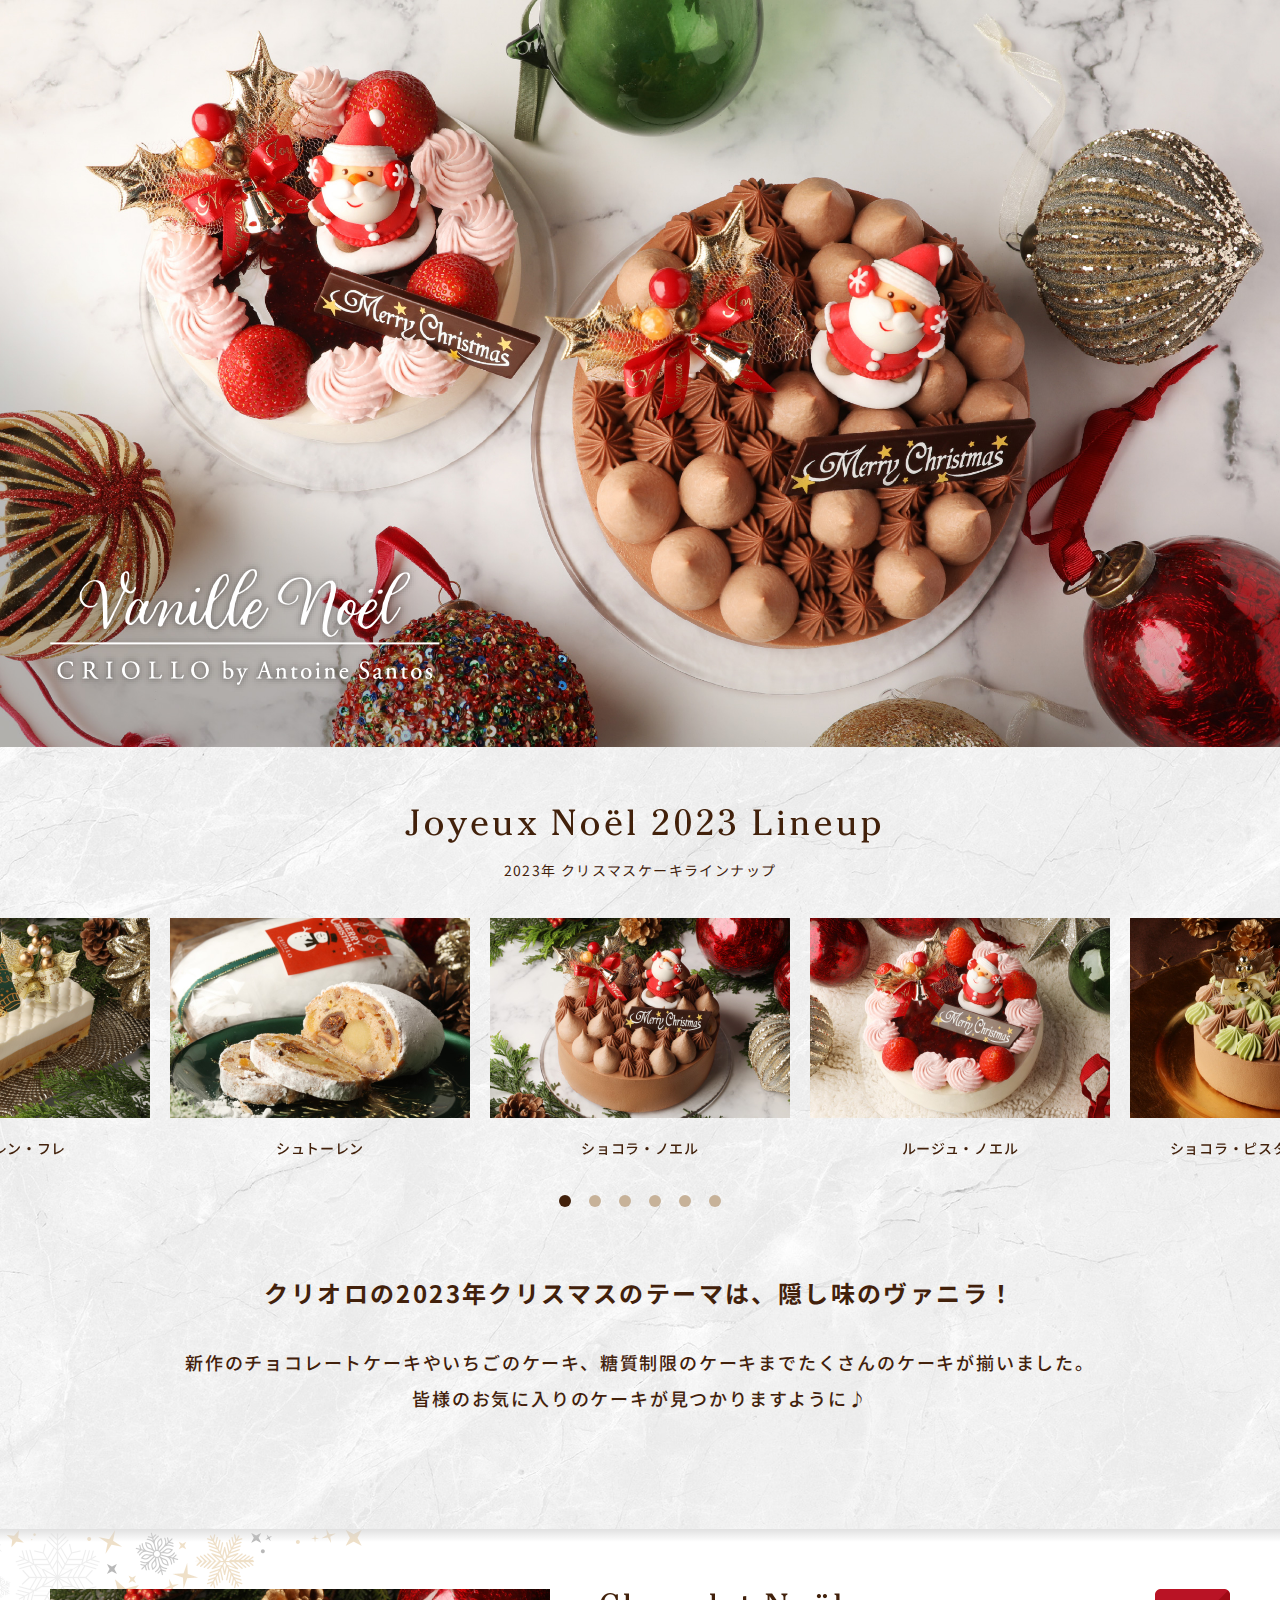
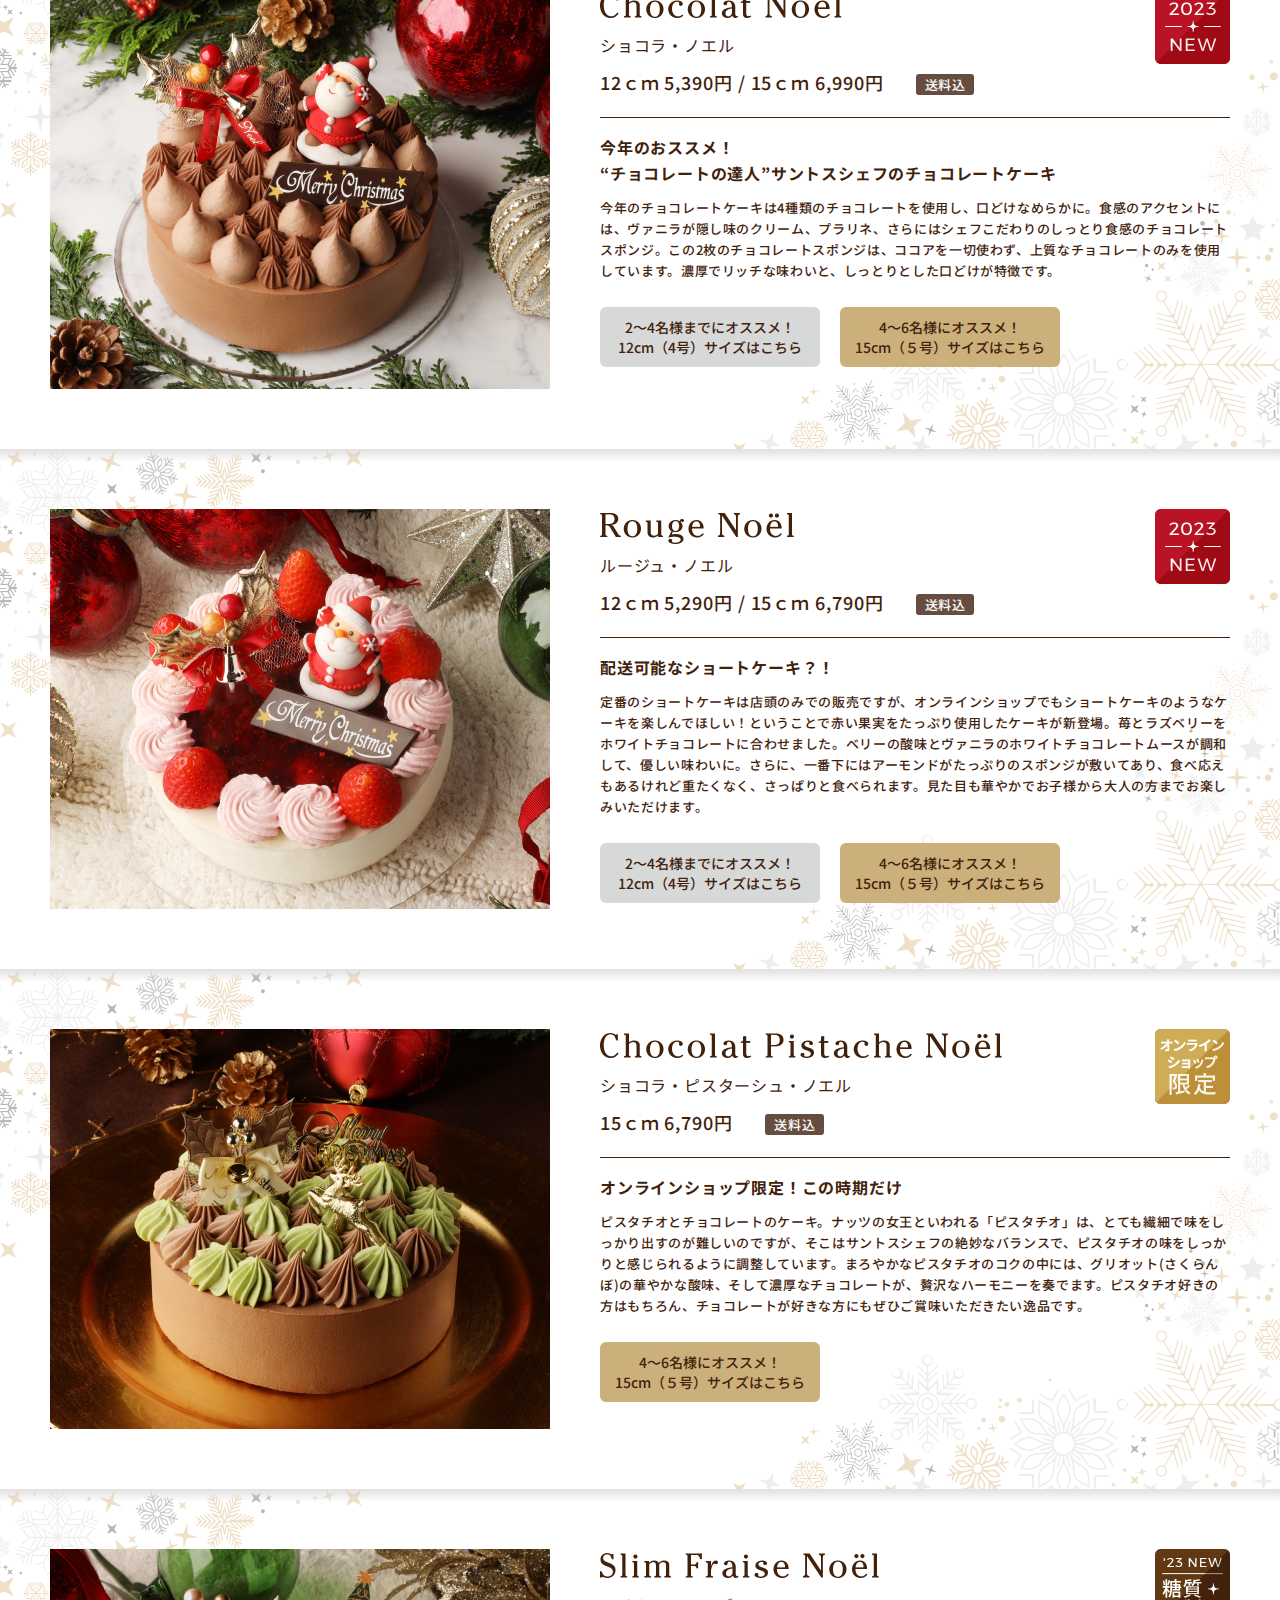
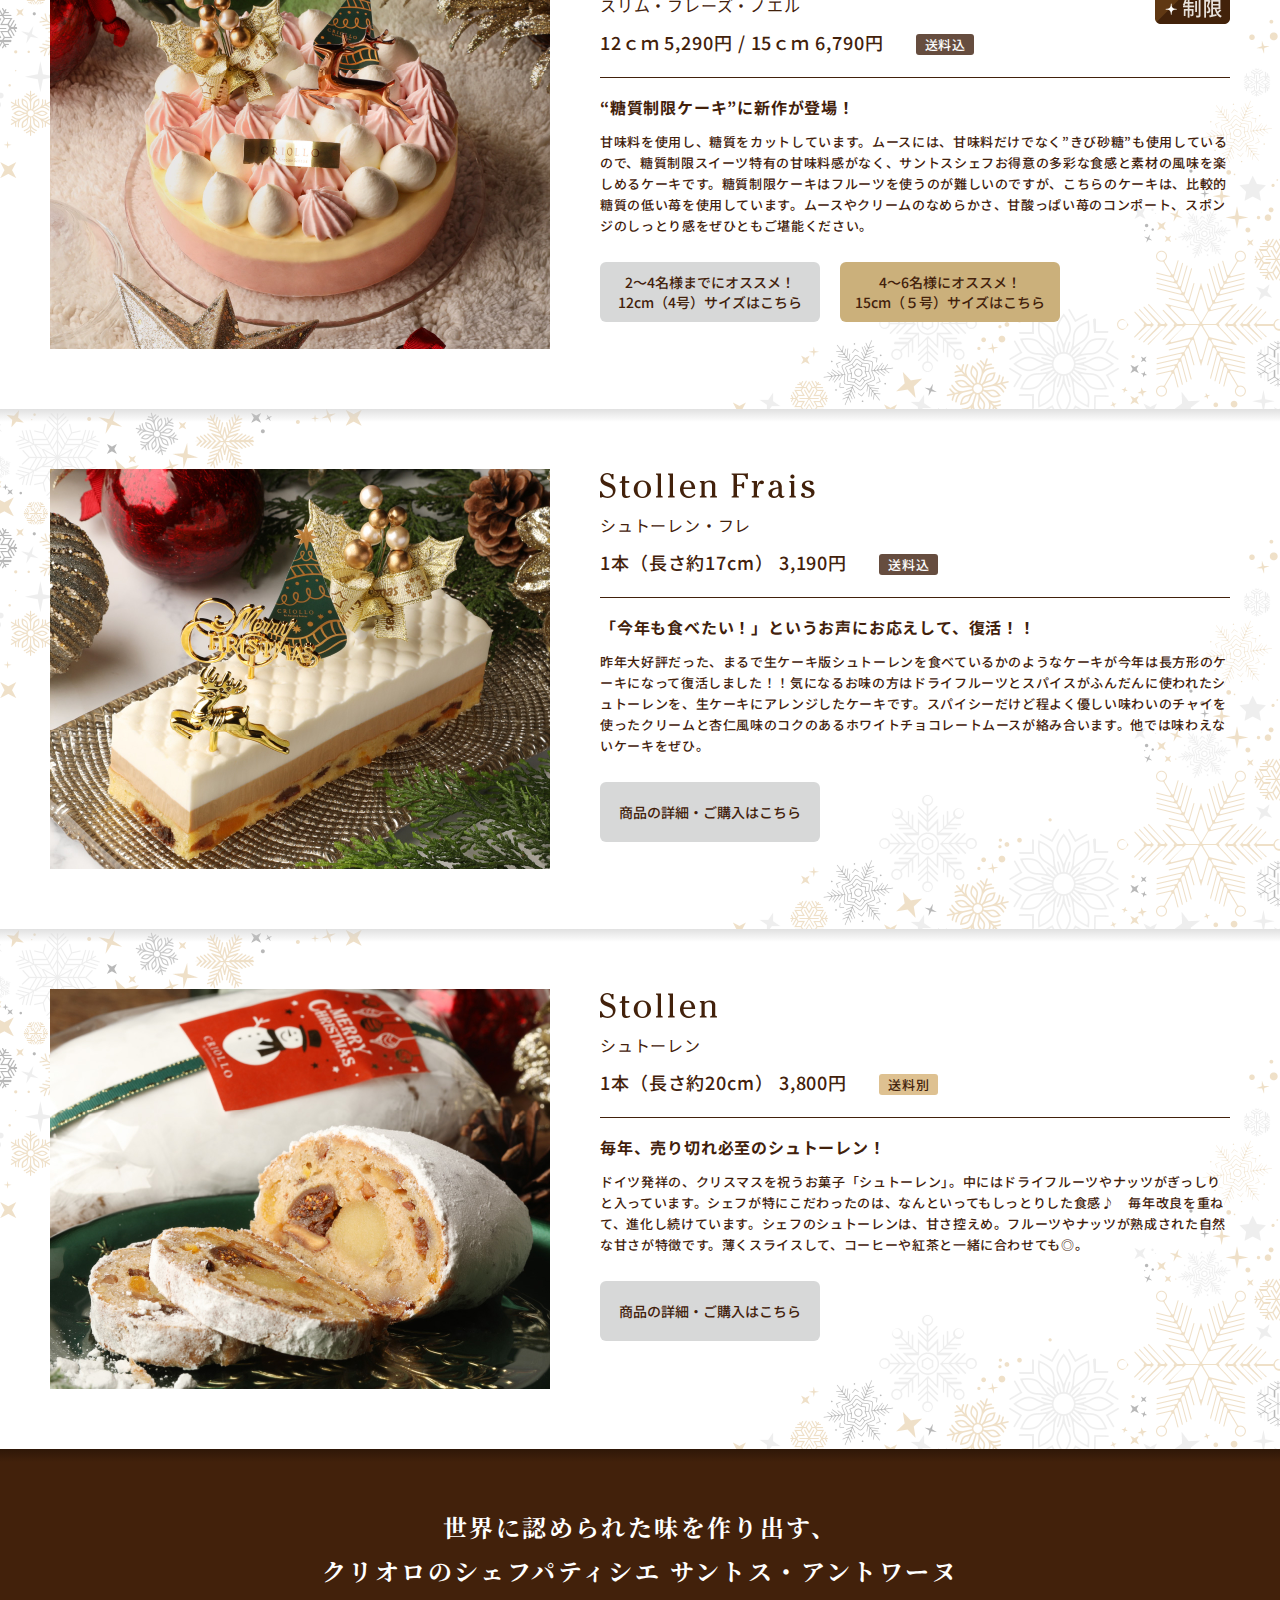
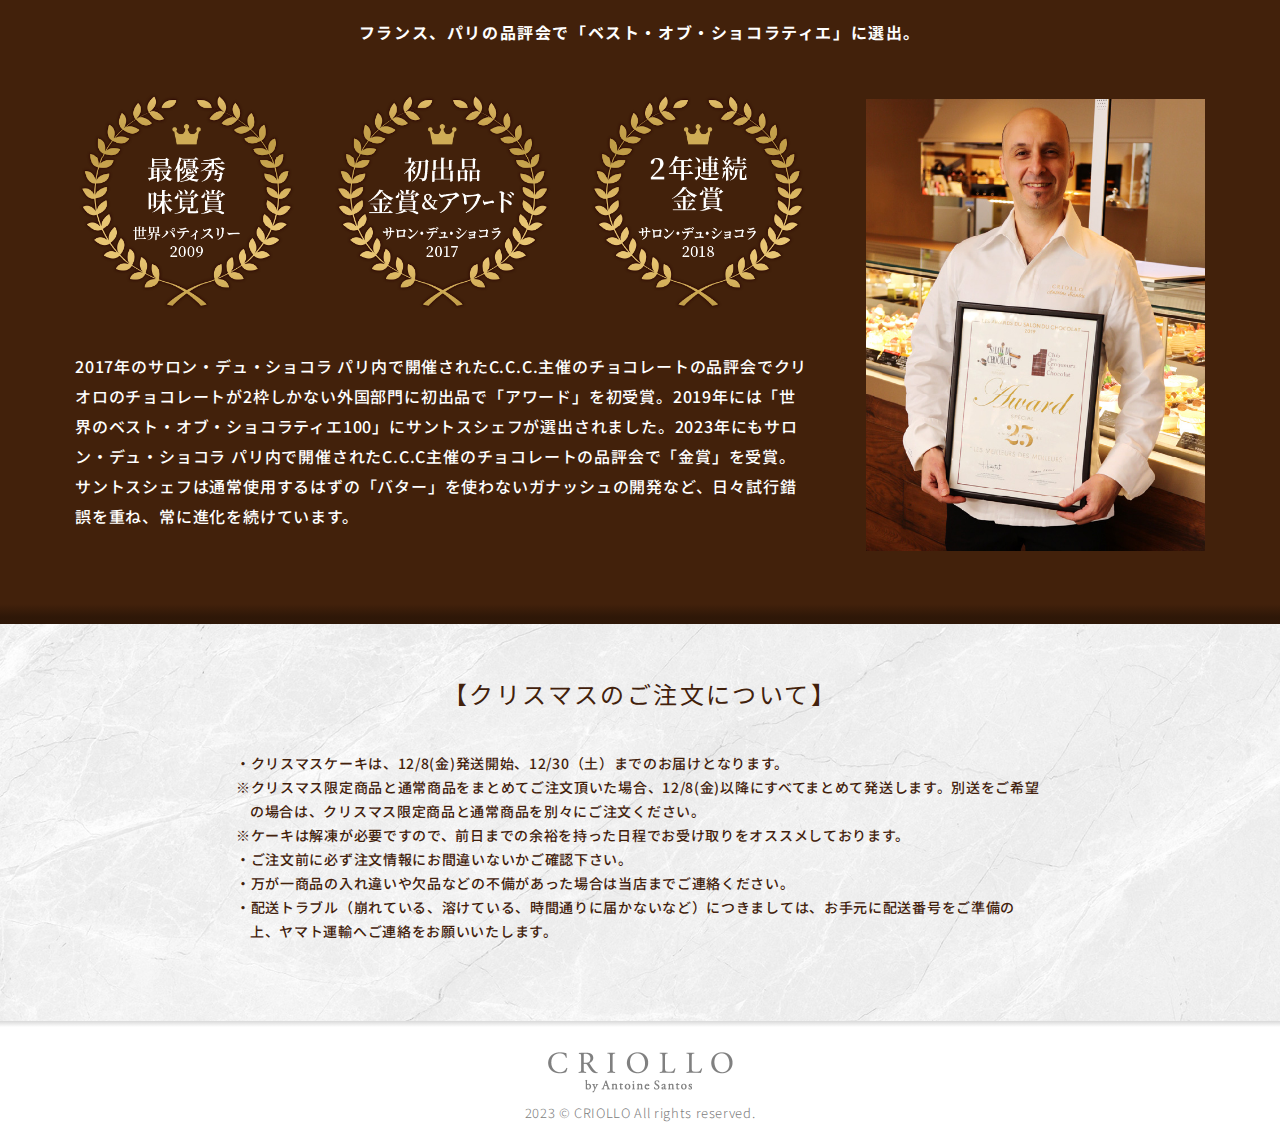
<file: noel_2023/index.html>
<!DOCTYPE html>
<html id="pagetop">

<head prefix="og: http://ogp.me/ns# fb: http://ogp.me/ns/fb# article: http://ogp.me/ns/article#">
<meta charset="UTF-8">
<title>【公式】クリスマス特集2023 洋菓子店クリオロ</title>
<meta name="description" content="クリオロ公式オンラインショップ、2023年クリスマス特集ページです。サントスシェフならではの素材や食感にこだわった特別なクリスマスケーキをご紹介します。">
<meta name="viewport" content="width=device-width, initial-scale=1, shrink-to-fit=no">
<meta name="robots" content="noindex" />


<!-- スタイルシートはここから -->
<link rel="preconnect" href="https://fonts.googleapis.com">
<link rel="preconnect" href="https://fonts.gstatic.com" crossorigin>
<link href="https://fonts.googleapis.com/css2?family=Noto+Sans+JP:wght@300;400;500;700&family=Noto+Serif+JP:wght@700&display=swap" rel="stylesheet">
<link rel="stylesheet" href="css/style.css?v=10262">

</head>

<body>

<!-- トップ画像 -->
<section class="mv">
	<div class="mv__img">
		<picture>
			<source media="(max-width: 768px)" srcset="img/mv_sp.jpg">
			<img src="img/mv.jpg" alt="">
		</picture>
	</div>
	<h1 class="mv__logo"><img src="img/logo.png" alt="Vanille Noël CRIOLLO by Antoine Santos"></h1>
</section>

<!-- スライドメニュー -->
<section class="lineup">
	<h2 class="lineup__ttl">
		<p class="en">
			<picture>
				<source media="(max-width: 768px)" srcset="img/ttl_lineup_sp.png">
				<img src="img/ttl_lineup.png" alt="Joyeux Noël 2023 Lineup">
			</picture>
		</p>
		<p class="jp">2023年 クリスマスケーキラインナップ</p>
	</h2>
	<div class="lineup__list" id="js-lineup">
		<div class="swiper-container">
			<div class="swiper-wrapper">
				<div class="swiper-slide">
					<a href="#cakes1">
						<p class="img"><img src="img/img_lineup01.jpg" alt="ショコラ・ノエル"></p>
						<p class="txt">ショコラ・ノエル</p>
					</a>
				</div>
				<div class="swiper-slide">
					<a href="#cakes2">
						<p class="img"><img src="img/img_lineup02.jpg" alt="ルージュ・ノエル"></p>
						<p class="txt">ルージュ・ノエル</p>
					</a>
				</div>
				<div class="swiper-slide">
					<a href="#cakes3">
						<p class="img"><img src="img/img_lineup03.jpg" alt="ショコラ・ピスターシュ・ノエル"></p>
						<p class="txt">ショコラ・ピスターシュ・ノエル</p>
					</a>
				</div>
				<div class="swiper-slide">
					<a href="#cakes4">
						<p class="img"><img src="img/img_lineup04.jpg" alt="スリム・フレーズ・ノエル"></p>
						<p class="txt">スリム・フレーズ・ノエル</p>
					</a>
				</div>
				<div class="swiper-slide">
					<a href="#cakes5">
						<p class="img"><img src="img/img_lineup05.jpg" alt="シュトーレン・フレ"></p>
						<p class="txt">シュトーレン・フレ</p>
					</a>
				</div>
				<div class="swiper-slide">
					<a href="#cakes6">
						<p class="img"><img src="img/img_lineup06.jpg" alt="シュトーレン"></p>
						<p class="txt">シュトーレン</p>
					</a>
				</div>
			</div>
			<div class="swiper-pagination"></div>
		</div>
	</div>
	<div class="lineup__lead">
		<p class="img switch--sp"><img src="img/img_lineup_vanilla.jpg" alt=""></p>
		<p class="lead">クリオロの2023年<br class="switch--sp">クリスマスのテーマは、<br class="switch--tab">隠し味のヴァニラ！</p>
		<p class="txt">
			新作のチョコレートケーキやいちごのケーキ、糖質制限のケーキまでたくさんのケーキが揃いました。<br>
			皆様のお気に入りのケーキが見つかりますように♪
		</p>
	</div>
</section>

<!-- 商品紹介 -->
<section class="cakes">
	<div class="cakes__item" id="cakes1">
		<p class="item-img"><img src="img/img_cakes01.jpg" alt="ショコラ・ノエル"></p>
		<div class="item-txt">
			<div class="head">
				<div class="txt-area">
					<h2 class="ttl">
						<p class="en ttl1"><img src="img/ttl_cakes01.png" alt="Chocolat Noël"></p>
						<p class="jp">ショコラ・ノエル</p>
					</h2>
					<div class="price">12ｃｍ 5,390円 / 15ｃｍ 6,990円<p class="shipping"><span>送料込</span></p></div>
				</div>
				<p class="ic"><img src="img/ic_new.png" alt="2023 NEW"></p>
			</div>
			<div class="bottom">
				<p class="catch">今年のおススメ！<br>“チョコレートの達人”サントスシェフのチョコレートケーキ</p>
				<p class="txt">今年のチョコレートケーキは4種類のチョコレートを使用し、口どけなめらかに。食感のアクセントには、ヴァニラが隠し味のクリーム、プラリネ、さらにはシェフこだわりのしっとり食感のチョコレートスポンジ。この2枚のチョコレートスポンジは、ココアを一切使わず、上質なチョコレートのみを使用しています。濃厚でリッチな味わいと、しっとりとした口どけが特徴です。</p>
				<ul class="btn">
					<li><a href="https://www.ecolecriollo.co.jp/SHOP/14098b.html" class="silver">2〜4名様までにオススメ！<br>12cm（4号）サイズはこちら</a></li>
					<li><a href="https://www.ecolecriollo.co.jp/SHOP/14099b.html" class="gold">4〜6名様にオススメ！<br>15cm（５号）サイズはこちら</a></li>
				</ul>
			</div>
		</div>
	</div>

	<div class="cakes__item" id="cakes2">
		<p class="item-img"><img src="img/img_cakes02.jpg" alt="ルージュ・ノエル"></p>
		<div class="item-txt">
			<div class="head">
				<div class="txt-area">
					<h2 class="ttl">
						<p class="en ttl2"><img src="img/ttl_cakes02.png" alt="Rouge Noël"></p>
						<p class="jp">ルージュ・ノエル</p>
					</h2>
					<div class="price">12ｃｍ 5,290円 / 15ｃｍ 6,790円<p class="shipping"><span>送料込</span></p></div>
				</div>
				<p class="ic"><img src="img/ic_new.png" alt="2023 NEW"></p>
			</div>
			<div class="bottom">
				<p class="catch">配送可能なショートケーキ？！</p>
				<p class="txt">定番のショートケーキは店頭のみでの販売ですが、オンラインショップでもショートケーキのようなケーキを楽しんでほしい！ということで赤い果実をたっぷり使用したケーキが新登場。苺とラズベリーをホワイトチョコレートに合わせました。ベリーの酸味とヴァニラのホワイトチョコレートムースが調和して、優しい味わいに。さらに、一番下にはアーモンドがたっぷりのスポンジが敷いてあり、食べ応えもあるけれど重たくなく、さっぱりと食べられます。見た目も華やかでお子様から大人の方までお楽しみいただけます。</p>
				<ul class="btn">
					<li><a href="https://www.ecolecriollo.co.jp/SHOP/14101b.html" class="silver">2〜4名様までにオススメ！<br>12cm（4号）サイズはこちら</a></li>
					<li><a href="https://www.ecolecriollo.co.jp/SHOP/14102b.html" class="gold">4〜6名様にオススメ！<br>15cm（５号）サイズはこちら</a></li>
				</ul>
			</div>
		</div>
	</div>

	<div class="cakes__item" id="cakes3">
		<p class="item-img"><img src="img/img_cakes03.jpg" alt="ショコラ・ピスターシュ・ノエル"></p>
		<div class="item-txt">
			<div class="head">
				<div class="txt-area">
					<h2 class="ttl">
						<p class="en ttl3">
							<picture>
								<source media="(max-width: 768px)" srcset="img/ttl_cakes03_sp.png">
								<img src="img/ttl_cakes03.png" alt="Chocolat Pistache Noël">
							</picture>
						</p>
						<p class="jp">ショコラ・ピスターシュ・ノエル</p>
					</h2>
					<div class="price">15ｃｍ 6,790円<p class="shipping"><span>送料込</span></p></div>
				</div>
				<p class="ic"><img src="img/ic_online.png" alt="オンラインショップ限定"></p>
			</div>
			<div class="bottom">
				<p class="catch">オンラインショップ限定！この時期だけ</p>
				<p class="txt">ピスタチオとチョコレートのケーキ。ナッツの女王といわれる「ピスタチオ」は、とても繊細で味をしっかり出すのが難しいのですが、そこはサントスシェフの絶妙なバランスで、ピスタチオの味をしっかりと感じられるように調整しています。まろやかなピスタチオのコクの中には、グリオット(さくらんぼ)の華やかな酸味、そして濃厚なチョコレートが、贅沢なハーモニーを奏でます。ピスタチオ好きの方はもちろん、チョコレートが好きな方にもぜひご賞味いただきたい逸品です。</p>
				<ul class="btn">
					<li><a href="https://www.ecolecriollo.co.jp/SHOP/14054b.html" class="gold">4〜6名様にオススメ！<br>15cm（５号）サイズはこちら</a></li>
				</ul>
			</div>
		</div>
	</div>

	<div class="cakes__item" id="cakes4">
		<p class="item-img"><img src="img/img_cakes04.jpg" alt="スリム・フレーズ・ノエル"></p>
		<div class="item-txt">
			<div class="head">
				<div class="txt-area">
					<h2 class="ttl">
						<p class="en ttl4"><img src="img/ttl_cakes04.png" alt="Slim Fraise Noël"></p>
						<p class="jp">スリム・フレーズ・ノエル</p>
					</h2>
					<div class="price">12ｃｍ 5,290円 / 15ｃｍ 6,790円<p class="shipping"><span>送料込</span></p></div>
				</div>
				<p class="ic"><img src="img/ic_new2.png" alt="'23 NEW 糖質制限"></p>
			</div>
			<div class="bottom">
				<p class="catch">“糖質制限ケーキ”に新作が登場！</p>
				<p class="txt">甘味料を使用し、糖質をカットしています。ムースには、甘味料だけでなく”きび砂糖”も使用しているので、糖質制限スイーツ特有の甘味料感がなく、サントスシェフお得意の多彩な食感と素材の風味を楽しめるケーキです。糖質制限ケーキはフルーツを使うのが難しいのですが、こちらのケーキは、比較的糖質の低い苺を使用しています。ムースやクリームのなめらかさ、甘酸っぱい苺のコンポート、スポンジのしっとり感をぜひともご堪能ください。</p>
				<ul class="btn">
					<li><a href="https://www.ecolecriollo.co.jp/SHOP/14103b.html" class="silver">2〜4名様までにオススメ！<br>12cm（4号）サイズはこちら</a></li>
					<li><a href="https://www.ecolecriollo.co.jp/SHOP/14104b.html" class="gold">4〜6名様にオススメ！<br>15cm（５号）サイズはこちら</a></li>
				</ul>
			</div>
		</div>
	</div>

	<div class="cakes__item" id="cakes5">
		<p class="item-img"><img src="img/img_cakes05.jpg" alt="シュトーレン・フレ"></p>
		<div class="item-txt">
			<div class="head">
				<div class="txt-area">
					<h2 class="ttl">
						<p class="en ttl5"><img src="img/ttl_cakes05.png" alt="Stollen Frais"></p>
						<p class="jp">シュトーレン・フレ</p>
					</h2>
					<div class="price">1本（長さ約17cm） 3,190円<p class="shipping"><span>送料込</span></p></div>
				</div>
			</div>
			<div class="bottom">
				<p class="catch">「今年も食べたい！」というお声にお応えして、復活！！</p>
				<p class="txt">昨年大好評だった、まるで生ケーキ版シュトーレンを食べているかのようなケーキが今年は長方形のケーキになって復活しました！！気になるお味の方はドライフルーツとスパイスがふんだんに使われたシュトーレンを、生ケーキにアレンジしたケーキです。スパイシーだけど程よく優しい味わいのチャイを使ったクリームと杏仁風味のコクのあるホワイトチョコレートムースが絡み合います。他では味わえないケーキをぜひ。</p>
				<ul class="btn">
					<li><a href="https://www.ecolecriollo.co.jp/SHOP/13146b.html" class="silver">商品の詳細・ご購入はこちら</a></li>
				</ul>
			</div>
		</div>
	</div>

	<div class="cakes__item" id="cakes6">
		<p class="item-img"><img src="img/img_cakes06.jpg" alt="シュトーレン"></p>
		<div class="item-txt">
			<div class="head">
				<div class="txt-area">
					<h2 class="ttl">
						<p class="en ttl6"><img src="img/ttl_cakes06.png" alt="Stollen"></p>
						<p class="jp">シュトーレン</p>
					</h2>
					<div class="price">1本（長さ約20cm） 3,800円<p class="shipping not"><span>送料別</span></p></div>
				</div>
			</div>
			<div class="bottom">
				<p class="catch">毎年、売り切れ必至のシュトーレン！</p>
				<p class="txt">ドイツ発祥の、クリスマスを祝うお菓子「シュトーレン」。中にはドライフルーツやナッツがぎっしりと入っています。シェフが特にこだわったのは、なんといってもしっとりした食感♪　毎年改良を重ねて、進化し続けています。シェフのシュトーレンは、甘さ控えめ。フルーツやナッツが熟成された自然な甘さが特徴です。薄くスライスして、コーヒーや紅茶と一緒に合わせても◎。</p>
				<ul class="btn">
					<li><a href="https://www.ecolecriollo.co.jp/SHOP/10-1413.html" class="silver">商品の詳細・ご購入はこちら</a></li>
				</ul>
			</div>
		</div>
	</div>
</section>

<!-- シェフ紹介 -->
<section class="aboutChef">
	<div class="aboutChef__inner">
		<h2 class="aboutChef__ttl switch--pc">世界に認められた味を作り出す、<br>クリオロのシェフパティシエ サントス・アントワーヌ</h2>
		<p class="aboutChef__lead switch--pc">フランス、パリの品評会で「ベスト・オブ・ショコラティエ」に選出。</p>
		<div class="aboutChef__detail">
			<div class="txt-area">
				<ul class="emblem">
					<li><img src="img/emblem01.png" alt="最優秀味覚賞 世界パティスリー2009"></li>
					<li><img src="img/emblem02.png" alt="初出品金賞＆アワード サロン・デュ・ショコラ2017"></li>
					<li><img src="img/emblem03.png" alt="2年連続金賞 サロン・デュ・ショコラ2018"></li>
				</ul>
				<h2 class="ttl switch--sp">世界に認められた味を作り出す、クリオロのシェフパティシエ サントス・アントワーヌ</h2>
				<p class="lead switch--sp">フランス、パリの品評会で「ベスト・オブ・ショコラティエ」に選出。</p>
				<p class="txt">
					2017年のサロン・デュ・ショコラ パリ内で開催されたC.C.C.主催のチョコレートの品評会でクリオロのチョコレートが2枠しかない外国部門に初出品で「アワード」を初受賞。2019年には「世界のベスト・オブ・ショコラティエ100」にサントスシェフが選出されました。2023年にもサロン・デュ・ショコラ パリ内で開催されたC.C.C主催のチョコレートの品評会で「金賞」を受賞。<br>
					サントスシェフは通常使用するはずの「バター」を使わないガナッシュの開発など、日々試行錯誤を重ね、常に進化を続けています。
				</p>
			</div>
			<p class="img">
				<picture>
					<source media="(max-width: 768px)" srcset="img/img_chef_sp.jpg">
					<img src="img/img_chef.jpg" alt="クリオロのシェフパティシエ サントス・アントワーヌ">
				</picture>
			</p>
		</div>
	</div>
</section>

<!-- 下部コンテンツ -->
<section class="attention">
	<p class="btn_pagetop"><a href="#pagetop"><img src="img/pagetop.png" alt="PAGE TOP"></a></p>

	<div class="attention__inner">
		<h2 class="attention__ttl">
			<span class="switch--pc">【クリスマスのご注文について】</span>
			<span class="switch--sp">クリスマスの<br>ご注文について</span>
		</h2>
		<ul class="attention__list">
			<li>・クリスマスケーキは、12/8(金)発送開始、12/30（土）までのお届けとなります。</li>
			<li>※クリスマス限定商品と通常商品をまとめてご注文頂いた場合、12/8(金)以降にすべてまとめて発送します。別送をご希望の場合は、クリスマス限定商品と通常商品を別々にご注文ください。</li>
			<li>※ケーキは解凍が必要ですので、前日までの余裕を持った日程でお受け取りをオススメしております。</li>
			<li>・ご注文前に必ず注文情報にお間違いないかご確認下さい。</li>
			<li>・万が一商品の入れ違いや欠品などの不備があった場合は当店までご連絡ください。</li>
			<li>・配送トラブル（崩れている、溶けている、時間通りに届かないなど）につきましては、お手元に配送番号をご準備の上、ヤマト運輸へご連絡をお願いいたします。</li>
		</ul>
	</div>
</section>

<!-- フッター -->
<footer class="footer">
	<p class="footer__logo"><a href="https://www.ecolecriollo.co.jp"><img src="img/logo2.png" alt="CRIOLLO by Antoine Santos"></a></p>
	<p class="footer__copyright">2023 &copy; CRIOLLO All rights reserved.</p>
</footer>

<!-- javascript はここから -->
<script src="js/script.js"></script>

</body>
</html>
</file>
<file: noel_2023/css/style.css>
@charset "UTF-8";
/*!
 * ress.css • v1.2.2
 * MIT License
 * github.com/filipelinhares/ress
 */
/* # =================================================================
   # Global selectors
   # ================================================================= */
html {
  -webkit-box-sizing: border-box;
          box-sizing: border-box;
  overflow-y: scroll; /* All browsers without overlaying scrollbars */
  -webkit-text-size-adjust: 100%; /* iOS 8+ */
}

*,
::before,
::after {
  background-repeat: no-repeat; /* Set `background-repeat: no-repeat` to all elements and pseudo elements */
  -webkit-box-sizing: inherit;
          box-sizing: inherit;
}

::before,
::after {
  text-decoration: inherit; /* Inherit text-decoration and vertical align to ::before and ::after pseudo elements */
  vertical-align: inherit;
}

* {
  padding: 0; /* Reset `padding` and `margin` of all elements */
  margin: 0;
}

/* # =================================================================
   # General elements
   # ================================================================= */
/* Add the correct display in iOS 4-7.*/
audio:not([controls]) {
  display: none;
  height: 0;
}

hr {
  overflow: visible; /* Show the overflow in Edge and IE */
}

/*
* Correct `block` display not defined for any HTML5 element in IE 8/9
* Correct `block` display not defined for `details` or `summary` in IE 10/11
* and Firefox
* Correct `block` display not defined for `main` in IE 11
*/
article,
aside,
details,
figcaption,
figure,
footer,
header,
main,
menu,
nav,
section,
summary {
  display: block;
}

summary {
  display: list-item; /* Add the correct display in all browsers */
}

small {
  font-size: 80%; /* Set font-size to 80% in `small` elements */
}

[hidden],
template {
  display: none; /* Add the correct display in IE */
}

abbr[title] {
  border-bottom: 1px dotted; /* Add a bordered underline effect in all browsers */
  text-decoration: none; /* Remove text decoration in Firefox 40+ */
}

a {
  background-color: transparent; /* Remove the gray background on active links in IE 10 */
  -webkit-text-decoration-skip: objects; /* Remove gaps in links underline in iOS 8+ and Safari 8+ */
}

a:active,
a:hover {
  outline-width: 0; /* Remove the outline when hovering in all browsers */
}

code,
kbd,
pre,
samp {
  font-family: monospace, monospace; /* Specify the font family of code elements */
}

b,
strong {
  font-weight: bolder; /* Correct style set to `bold` in Edge 12+, Safari 6.2+, and Chrome 18+ */
}

dfn {
  font-style: italic; /* Address styling not present in Safari and Chrome */
}

/* Address styling not present in IE 8/9 */
mark {
  background-color: #ff0;
  color: #000;
}

/* https://gist.github.com/unruthless/413930 */
sub,
sup {
  font-size: 75%;
  line-height: 0;
  position: relative;
  vertical-align: baseline;
}

sub {
  bottom: -0.25em;
}

sup {
  top: -0.5em;
}

/* # =================================================================
   # Forms
   # ================================================================= */
input {
  border-radius: 0;
}

/* Apply cursor pointer to button elements */
button,
[type=button],
[type=reset],
[type=submit],
[role=button] {
  cursor: pointer;
}

/* Replace pointer cursor in disabled elements */
[disabled] {
  cursor: default;
}

[type=number] {
  width: auto; /* Firefox 36+ */
}

[type=search] {
  -webkit-appearance: textfield; /* Safari 8+ */
}

[type=search]::-webkit-search-cancel-button,
[type=search]::-webkit-search-decoration {
  -webkit-appearance: none; /* Safari 8 */
}

textarea {
  overflow: auto; /* Internet Explorer 11+ */
  resize: vertical; /* Specify textarea resizability */
}

button,
input,
optgroup,
select,
textarea {
  font: inherit; /* Specify font inheritance of form elements */
}

optgroup {
  font-weight: bold; /* Restore the font weight unset by the previous rule. */
}

button {
  overflow: visible; /* Address `overflow` set to `hidden` in IE 8/9/10/11 */
}

/* Remove inner padding and border in Firefox 4+ */
button::-moz-focus-inner,
[type=button]::-moz-focus-inner,
[type=reset]::-moz-focus-inner,
[type=submit]::-moz-focus-inner {
  border-style: 0;
  padding: 0;
}

/* Replace focus style removed in the border reset above */
button:-moz-focusring,
[type=button]::-moz-focus-inner,
[type=reset]::-moz-focus-inner,
[type=submit]::-moz-focus-inner {
  outline: 1px dotted ButtonText;
}

button,
html [type=button],
[type=reset],
[type=submit] {
  -webkit-appearance: button; /* Correct the inability to style clickable types in iOS */
}

button,
select {
  text-transform: none; /* Firefox 40+, Internet Explorer 11- */
}

/* Remove the default button styling in all browsers */
button,
input,
select,
textarea {
  background-color: transparent;
  border-style: none;
  color: inherit;
}

/* Style select like a standard input */
select {
  -moz-appearance: none; /* Firefox 36+ */
  -webkit-appearance: none; /* Chrome 41+ */
}

select::-ms-expand {
  display: none; /* Internet Explorer 11+ */
}

select::-ms-value {
  color: currentColor; /* Internet Explorer 11+ */
}

legend {
  border: 0; /* Correct `color` not being inherited in IE 8/9/10/11 */
  color: inherit; /* Correct the color inheritance from `fieldset` elements in IE */
  display: table; /* Correct the text wrapping in Edge and IE */
  max-width: 100%; /* Correct the text wrapping in Edge and IE */
  white-space: normal; /* Correct the text wrapping in Edge and IE */
}

::-webkit-file-upload-button {
  -webkit-appearance: button; /* Correct the inability to style clickable types in iOS and Safari */
  font: inherit; /* Change font properties to `inherit` in Chrome and Safari */
}

[type=search] {
  -webkit-appearance: textfield; /* Correct the odd appearance in Chrome and Safari */
  outline-offset: -2px; /* Correct the outline style in Safari */
}

/* # =================================================================
   # Specify media element style
   # ================================================================= */
img {
  border-style: none; /* Remove border when inside `a` element in IE 8/9/10 */
}

/* Add the correct vertical alignment in Chrome, Firefox, and Opera */
progress {
  vertical-align: baseline;
}

svg:not(:root) {
  overflow: hidden; /* Internet Explorer 11- */
}

audio,
canvas,
progress,
video {
  display: inline-block; /* Internet Explorer 11+, Windows Phone 8.1+ */
}

/* # =================================================================
   # Accessibility
   # ================================================================= */
/* Hide content from screens but not screenreaders */
@media screen {
  [hidden~=screen] {
    display: inherit;
  }
  [hidden~=screen]:not(:active):not(:focus):not(:target) {
    position: absolute !important;
    clip: rect(0 0 0 0) !important;
  }
}
/* Specify the progress cursor of updating elements */
[aria-busy=true] {
  cursor: progress;
}

/* Specify the pointer cursor of trigger elements */
[aria-controls] {
  cursor: pointer;
}

/* Specify the unstyled cursor of disabled, not-editable, or otherwise inoperable elements */
[aria-disabled] {
  cursor: default;
}

/* # =================================================================
   # Selection
   # ================================================================= */
/* Specify text selection background color and omit drop shadow */
::-moz-selection {
  background-color: #b3d4fc; /* Required when declaring ::selection */
  color: #000;
  text-shadow: none;
}

::selection {
  background-color: #b3d4fc; /* Required when declaring ::selection */
  color: #000;
  text-shadow: none;
}

h1, h2, h3, h4, h5 {
  line-height: 1;
  font-size: 100%;
  font-weight: normal;
}

img {
  border: none;
  vertical-align: bottom;
}

ul, ol, li, dl, dt, dd {
  list-style: none;
}

/* pc-sp */
.switch--sp {
  display: none !important;
}
@media screen and (max-width: 767px) {
  .switch--sp {
    display: block !important;
    margin: 0 auto;
  }
}

.switch--pc {
  display: block !important;
  margin: 0 auto;
}
@media screen and (max-width: 767px) {
  .switch--pc {
    display: none !important;
  }
}

/**
 * Swiper 4.5.0
 * Most modern mobile touch slider and framework with hardware accelerated transitions
 * http://www.idangero.us/swiper/
 *
 * Copyright 2014-2019 Vladimir Kharlampidi
 *
 * Released under the MIT License
 *
 * Released on: February 22, 2019
 */
.swiper-container {
  margin: 0 auto;
  position: relative;
  overflow: hidden;
  list-style: none;
  padding: 0;
  /* Fix of Webkit flickering */
  z-index: 1;
}

.swiper-container-no-flexbox .swiper-slide {
  float: left;
}

.swiper-container-vertical > .swiper-wrapper {
  -webkit-box-orient: vertical;
  -webkit-box-direction: normal;
  -ms-flex-direction: column;
  flex-direction: column;
}

.swiper-wrapper {
  position: relative;
  width: 100%;
  height: 100%;
  z-index: 1;
  display: -webkit-box;
  display: -ms-flexbox;
  display: flex;
  -webkit-transition-property: -webkit-transform;
  transition-property: -webkit-transform;
  transition-property: transform;
  transition-property: transform, -webkit-transform;
  -webkit-box-sizing: content-box;
  box-sizing: content-box;
}

.swiper-container-android .swiper-slide,
.swiper-wrapper {
  -webkit-transform: translate3d(0px, 0, 0);
  transform: translate3d(0px, 0, 0);
}

.swiper-container-multirow > .swiper-wrapper {
  -ms-flex-wrap: wrap;
  flex-wrap: wrap;
}

.swiper-container-free-mode > .swiper-wrapper {
  -webkit-transition-timing-function: ease-out;
  transition-timing-function: ease-out;
  margin: 0 auto;
}

.swiper-slide {
  -ms-flex-negative: 0;
  flex-shrink: 0;
  width: 100%;
  height: 100%;
  position: relative;
  -webkit-transition-property: -webkit-transform;
  transition-property: -webkit-transform;
  transition-property: transform;
  transition-property: transform, -webkit-transform;
}

.swiper-slide-invisible-blank {
  visibility: hidden;
}

/* Auto Height */
.swiper-container-autoheight,
.swiper-container-autoheight .swiper-slide {
  height: auto;
}

.swiper-container-autoheight .swiper-wrapper {
  -webkit-box-align: start;
  -ms-flex-align: start;
  align-items: flex-start;
  -webkit-transition-property: height, -webkit-transform;
  transition-property: height, -webkit-transform;
  transition-property: transform, height;
  transition-property: transform, height, -webkit-transform;
}

/* 3D Effects */
.swiper-container-3d {
  -webkit-perspective: 1200px;
  perspective: 1200px;
}

.swiper-container-3d .swiper-wrapper,
.swiper-container-3d .swiper-slide,
.swiper-container-3d .swiper-slide-shadow-left,
.swiper-container-3d .swiper-slide-shadow-right,
.swiper-container-3d .swiper-slide-shadow-top,
.swiper-container-3d .swiper-slide-shadow-bottom,
.swiper-container-3d .swiper-cube-shadow {
  -webkit-transform-style: preserve-3d;
  transform-style: preserve-3d;
}

.swiper-container-3d .swiper-slide-shadow-left,
.swiper-container-3d .swiper-slide-shadow-right,
.swiper-container-3d .swiper-slide-shadow-top,
.swiper-container-3d .swiper-slide-shadow-bottom {
  position: absolute;
  left: 0;
  top: 0;
  width: 100%;
  height: 100%;
  pointer-events: none;
  z-index: 10;
}

.swiper-container-3d .swiper-slide-shadow-left {
  background-image: -webkit-gradient(linear, right top, left top, from(rgba(0, 0, 0, 0.5)), to(rgba(0, 0, 0, 0)));
  background-image: linear-gradient(to left, rgba(0, 0, 0, 0.5), rgba(0, 0, 0, 0));
}

.swiper-container-3d .swiper-slide-shadow-right {
  background-image: -webkit-gradient(linear, left top, right top, from(rgba(0, 0, 0, 0.5)), to(rgba(0, 0, 0, 0)));
  background-image: linear-gradient(to right, rgba(0, 0, 0, 0.5), rgba(0, 0, 0, 0));
}

.swiper-container-3d .swiper-slide-shadow-top {
  background-image: -webkit-gradient(linear, left bottom, left top, from(rgba(0, 0, 0, 0.5)), to(rgba(0, 0, 0, 0)));
  background-image: linear-gradient(to top, rgba(0, 0, 0, 0.5), rgba(0, 0, 0, 0));
}

.swiper-container-3d .swiper-slide-shadow-bottom {
  background-image: -webkit-gradient(linear, left top, left bottom, from(rgba(0, 0, 0, 0.5)), to(rgba(0, 0, 0, 0)));
  background-image: linear-gradient(to bottom, rgba(0, 0, 0, 0.5), rgba(0, 0, 0, 0));
}

/* IE10 Windows Phone 8 Fixes */
.swiper-container-wp8-horizontal,
.swiper-container-wp8-horizontal > .swiper-wrapper {
  -ms-touch-action: pan-y;
  touch-action: pan-y;
}

.swiper-container-wp8-vertical,
.swiper-container-wp8-vertical > .swiper-wrapper {
  -ms-touch-action: pan-x;
  touch-action: pan-x;
}

.swiper-button-prev,
.swiper-button-next {
  position: absolute;
  top: 50%;
  width: 27px;
  height: 44px;
  margin-top: -22px;
  z-index: 10;
  cursor: pointer;
  background-size: 27px 44px;
  background-position: center;
  background-repeat: no-repeat;
}

.swiper-button-prev.swiper-button-disabled,
.swiper-button-next.swiper-button-disabled {
  opacity: 0.35;
  cursor: auto;
  pointer-events: none;
}

.swiper-button-prev,
.swiper-container-rtl .swiper-button-next {
  background-image: url("data:image/svg+xml;charset=utf-8,%3Csvg%20xmlns%3D'http%3A%2F%2Fwww.w3.org%2F2000%2Fsvg'%20viewBox%3D'0%200%2027%2044'%3E%3Cpath%20d%3D'M0%2C22L22%2C0l2.1%2C2.1L4.2%2C22l19.9%2C19.9L22%2C44L0%2C22L0%2C22L0%2C22z'%20fill%3D'%23007aff'%2F%3E%3C%2Fsvg%3E");
  left: 10px;
  right: auto;
}

.swiper-button-next,
.swiper-container-rtl .swiper-button-prev {
  background-image: url("data:image/svg+xml;charset=utf-8,%3Csvg%20xmlns%3D'http%3A%2F%2Fwww.w3.org%2F2000%2Fsvg'%20viewBox%3D'0%200%2027%2044'%3E%3Cpath%20d%3D'M27%2C22L27%2C22L5%2C44l-2.1-2.1L22.8%2C22L2.9%2C2.1L5%2C0L27%2C22L27%2C22z'%20fill%3D'%23007aff'%2F%3E%3C%2Fsvg%3E");
  right: 10px;
  left: auto;
}

.swiper-button-prev.swiper-button-white,
.swiper-container-rtl .swiper-button-next.swiper-button-white {
  background-image: url("data:image/svg+xml;charset=utf-8,%3Csvg%20xmlns%3D'http%3A%2F%2Fwww.w3.org%2F2000%2Fsvg'%20viewBox%3D'0%200%2027%2044'%3E%3Cpath%20d%3D'M0%2C22L22%2C0l2.1%2C2.1L4.2%2C22l19.9%2C19.9L22%2C44L0%2C22L0%2C22L0%2C22z'%20fill%3D'%23ffffff'%2F%3E%3C%2Fsvg%3E");
}

.swiper-button-next.swiper-button-white,
.swiper-container-rtl .swiper-button-prev.swiper-button-white {
  background-image: url("data:image/svg+xml;charset=utf-8,%3Csvg%20xmlns%3D'http%3A%2F%2Fwww.w3.org%2F2000%2Fsvg'%20viewBox%3D'0%200%2027%2044'%3E%3Cpath%20d%3D'M27%2C22L27%2C22L5%2C44l-2.1-2.1L22.8%2C22L2.9%2C2.1L5%2C0L27%2C22L27%2C22z'%20fill%3D'%23ffffff'%2F%3E%3C%2Fsvg%3E");
}

.swiper-button-prev.swiper-button-black,
.swiper-container-rtl .swiper-button-next.swiper-button-black {
  background-image: url("data:image/svg+xml;charset=utf-8,%3Csvg%20xmlns%3D'http%3A%2F%2Fwww.w3.org%2F2000%2Fsvg'%20viewBox%3D'0%200%2027%2044'%3E%3Cpath%20d%3D'M0%2C22L22%2C0l2.1%2C2.1L4.2%2C22l19.9%2C19.9L22%2C44L0%2C22L0%2C22L0%2C22z'%20fill%3D'%23000000'%2F%3E%3C%2Fsvg%3E");
}

.swiper-button-next.swiper-button-black,
.swiper-container-rtl .swiper-button-prev.swiper-button-black {
  background-image: url("data:image/svg+xml;charset=utf-8,%3Csvg%20xmlns%3D'http%3A%2F%2Fwww.w3.org%2F2000%2Fsvg'%20viewBox%3D'0%200%2027%2044'%3E%3Cpath%20d%3D'M27%2C22L27%2C22L5%2C44l-2.1-2.1L22.8%2C22L2.9%2C2.1L5%2C0L27%2C22L27%2C22z'%20fill%3D'%23000000'%2F%3E%3C%2Fsvg%3E");
}

.swiper-button-lock {
  display: none;
}

.swiper-pagination {
  position: absolute;
  text-align: center;
  -webkit-transition: 300ms opacity;
  transition: 300ms opacity;
  -webkit-transform: translate3d(0, 0, 0);
  transform: translate3d(0, 0, 0);
  z-index: 10;
}

.swiper-pagination.swiper-pagination-hidden {
  opacity: 0;
}

/* Common Styles */
.swiper-pagination-fraction,
.swiper-pagination-custom,
.swiper-container-horizontal > .swiper-pagination-bullets {
  bottom: 10px;
  left: 0;
  width: 100%;
}

/* Bullets */
.swiper-pagination-bullets-dynamic {
  overflow: hidden;
  font-size: 0;
}

.swiper-pagination-bullets-dynamic .swiper-pagination-bullet {
  -webkit-transform: scale(0.33);
  transform: scale(0.33);
  position: relative;
}

.swiper-pagination-bullets-dynamic .swiper-pagination-bullet-active {
  -webkit-transform: scale(1);
  transform: scale(1);
}

.swiper-pagination-bullets-dynamic .swiper-pagination-bullet-active-main {
  -webkit-transform: scale(1);
  transform: scale(1);
}

.swiper-pagination-bullets-dynamic .swiper-pagination-bullet-active-prev {
  -webkit-transform: scale(0.66);
  transform: scale(0.66);
}

.swiper-pagination-bullets-dynamic .swiper-pagination-bullet-active-prev-prev {
  -webkit-transform: scale(0.33);
  transform: scale(0.33);
}

.swiper-pagination-bullets-dynamic .swiper-pagination-bullet-active-next {
  -webkit-transform: scale(0.66);
  transform: scale(0.66);
}

.swiper-pagination-bullets-dynamic .swiper-pagination-bullet-active-next-next {
  -webkit-transform: scale(0.33);
  transform: scale(0.33);
}

.swiper-pagination-bullet {
  width: 8px;
  height: 8px;
  display: inline-block;
  border-radius: 100%;
  background: #000;
  opacity: 0.2;
}

button.swiper-pagination-bullet {
  border: none;
  margin: 0;
  padding: 0;
  -webkit-box-shadow: none;
  box-shadow: none;
  -webkit-appearance: none;
  -moz-appearance: none;
  appearance: none;
}

.swiper-pagination-clickable .swiper-pagination-bullet {
  cursor: pointer;
}

.swiper-pagination-bullet-active {
  opacity: 1;
  background: #007aff;
}

.swiper-container-vertical > .swiper-pagination-bullets {
  right: 10px;
  top: 50%;
  -webkit-transform: translate3d(0px, -50%, 0);
  transform: translate3d(0px, -50%, 0);
}

.swiper-container-vertical > .swiper-pagination-bullets .swiper-pagination-bullet {
  margin: 6px 0;
  display: block;
}

.swiper-container-vertical > .swiper-pagination-bullets.swiper-pagination-bullets-dynamic {
  top: 50%;
  -webkit-transform: translateY(-50%);
  transform: translateY(-50%);
  width: 8px;
}

.swiper-container-vertical > .swiper-pagination-bullets.swiper-pagination-bullets-dynamic .swiper-pagination-bullet {
  display: inline-block;
  -webkit-transition: 200ms top, 200ms -webkit-transform;
  transition: 200ms top, 200ms -webkit-transform;
  transition: 200ms transform, 200ms top;
  transition: 200ms transform, 200ms top, 200ms -webkit-transform;
}

.swiper-container-horizontal > .swiper-pagination-bullets .swiper-pagination-bullet {
  margin: 0 4px;
}

.swiper-container-horizontal > .swiper-pagination-bullets.swiper-pagination-bullets-dynamic {
  left: 50%;
  -webkit-transform: translateX(-50%);
  transform: translateX(-50%);
  white-space: nowrap;
}

.swiper-container-horizontal > .swiper-pagination-bullets.swiper-pagination-bullets-dynamic .swiper-pagination-bullet {
  -webkit-transition: 200ms left, 200ms -webkit-transform;
  transition: 200ms left, 200ms -webkit-transform;
  transition: 200ms transform, 200ms left;
  transition: 200ms transform, 200ms left, 200ms -webkit-transform;
}

.swiper-container-horizontal.swiper-container-rtl > .swiper-pagination-bullets-dynamic .swiper-pagination-bullet {
  -webkit-transition: 200ms right, 200ms -webkit-transform;
  transition: 200ms right, 200ms -webkit-transform;
  transition: 200ms transform, 200ms right;
  transition: 200ms transform, 200ms right, 200ms -webkit-transform;
}

/* Progress */
.swiper-pagination-progressbar {
  background: rgba(0, 0, 0, 0.25);
  position: absolute;
}

.swiper-pagination-progressbar .swiper-pagination-progressbar-fill {
  background: #007aff;
  position: absolute;
  left: 0;
  top: 0;
  width: 100%;
  height: 100%;
  -webkit-transform: scale(0);
  transform: scale(0);
  -webkit-transform-origin: left top;
  transform-origin: left top;
}

.swiper-container-rtl .swiper-pagination-progressbar .swiper-pagination-progressbar-fill {
  -webkit-transform-origin: right top;
  transform-origin: right top;
}

.swiper-container-horizontal > .swiper-pagination-progressbar,
.swiper-container-vertical > .swiper-pagination-progressbar.swiper-pagination-progressbar-opposite {
  width: 100%;
  height: 4px;
  left: 0;
  top: 0;
}

.swiper-container-vertical > .swiper-pagination-progressbar,
.swiper-container-horizontal > .swiper-pagination-progressbar.swiper-pagination-progressbar-opposite {
  width: 4px;
  height: 100%;
  left: 0;
  top: 0;
}

.swiper-pagination-white .swiper-pagination-bullet-active {
  background: #ffffff;
}

.swiper-pagination-progressbar.swiper-pagination-white {
  background: rgba(255, 255, 255, 0.25);
}

.swiper-pagination-progressbar.swiper-pagination-white .swiper-pagination-progressbar-fill {
  background: #ffffff;
}

.swiper-pagination-black .swiper-pagination-bullet-active {
  background: #000000;
}

.swiper-pagination-progressbar.swiper-pagination-black {
  background: rgba(0, 0, 0, 0.25);
}

.swiper-pagination-progressbar.swiper-pagination-black .swiper-pagination-progressbar-fill {
  background: #000000;
}

.swiper-pagination-lock {
  display: none;
}

/* Scrollbar */
.swiper-scrollbar {
  border-radius: 10px;
  position: relative;
  -ms-touch-action: none;
  background: rgba(0, 0, 0, 0.1);
}

.swiper-container-horizontal > .swiper-scrollbar {
  position: absolute;
  left: 1%;
  bottom: 3px;
  z-index: 50;
  height: 5px;
  width: 98%;
}

.swiper-container-vertical > .swiper-scrollbar {
  position: absolute;
  right: 3px;
  top: 1%;
  z-index: 50;
  width: 5px;
  height: 98%;
}

.swiper-scrollbar-drag {
  height: 100%;
  width: 100%;
  position: relative;
  background: rgba(0, 0, 0, 0.5);
  border-radius: 10px;
  left: 0;
  top: 0;
}

.swiper-scrollbar-cursor-drag {
  cursor: move;
}

.swiper-scrollbar-lock {
  display: none;
}

.swiper-zoom-container {
  width: 100%;
  height: 100%;
  display: -webkit-box;
  display: -ms-flexbox;
  display: flex;
  -webkit-box-pack: center;
  -ms-flex-pack: center;
  justify-content: center;
  -webkit-box-align: center;
  -ms-flex-align: center;
  align-items: center;
  text-align: center;
}

.swiper-zoom-container > img,
.swiper-zoom-container > svg,
.swiper-zoom-container > canvas {
  max-width: 100%;
  max-height: 100%;
  -o-object-fit: contain;
  object-fit: contain;
}

.swiper-slide-zoomed {
  cursor: move;
}

/* Preloader */
.swiper-lazy-preloader {
  width: 42px;
  height: 42px;
  position: absolute;
  left: 50%;
  top: 50%;
  margin-left: -21px;
  margin-top: -21px;
  z-index: 10;
  -webkit-transform-origin: 50%;
  transform-origin: 50%;
  -webkit-animation: swiper-preloader-spin 1s steps(12, end) infinite;
  animation: swiper-preloader-spin 1s steps(12, end) infinite;
}

.swiper-lazy-preloader:after {
  display: block;
  content: "";
  width: 100%;
  height: 100%;
  background-image: url("data:image/svg+xml;charset=utf-8,%3Csvg%20viewBox%3D'0%200%20120%20120'%20xmlns%3D'http%3A%2F%2Fwww.w3.org%2F2000%2Fsvg'%20xmlns%3Axlink%3D'http%3A%2F%2Fwww.w3.org%2F1999%2Fxlink'%3E%3Cdefs%3E%3Cline%20id%3D'l'%20x1%3D'60'%20x2%3D'60'%20y1%3D'7'%20y2%3D'27'%20stroke%3D'%236c6c6c'%20stroke-width%3D'11'%20stroke-linecap%3D'round'%2F%3E%3C%2Fdefs%3E%3Cg%3E%3Cuse%20xlink%3Ahref%3D'%23l'%20opacity%3D'.27'%2F%3E%3Cuse%20xlink%3Ahref%3D'%23l'%20opacity%3D'.27'%20transform%3D'rotate(30%2060%2C60)'%2F%3E%3Cuse%20xlink%3Ahref%3D'%23l'%20opacity%3D'.27'%20transform%3D'rotate(60%2060%2C60)'%2F%3E%3Cuse%20xlink%3Ahref%3D'%23l'%20opacity%3D'.27'%20transform%3D'rotate(90%2060%2C60)'%2F%3E%3Cuse%20xlink%3Ahref%3D'%23l'%20opacity%3D'.27'%20transform%3D'rotate(120%2060%2C60)'%2F%3E%3Cuse%20xlink%3Ahref%3D'%23l'%20opacity%3D'.27'%20transform%3D'rotate(150%2060%2C60)'%2F%3E%3Cuse%20xlink%3Ahref%3D'%23l'%20opacity%3D'.37'%20transform%3D'rotate(180%2060%2C60)'%2F%3E%3Cuse%20xlink%3Ahref%3D'%23l'%20opacity%3D'.46'%20transform%3D'rotate(210%2060%2C60)'%2F%3E%3Cuse%20xlink%3Ahref%3D'%23l'%20opacity%3D'.56'%20transform%3D'rotate(240%2060%2C60)'%2F%3E%3Cuse%20xlink%3Ahref%3D'%23l'%20opacity%3D'.66'%20transform%3D'rotate(270%2060%2C60)'%2F%3E%3Cuse%20xlink%3Ahref%3D'%23l'%20opacity%3D'.75'%20transform%3D'rotate(300%2060%2C60)'%2F%3E%3Cuse%20xlink%3Ahref%3D'%23l'%20opacity%3D'.85'%20transform%3D'rotate(330%2060%2C60)'%2F%3E%3C%2Fg%3E%3C%2Fsvg%3E");
  background-position: 50%;
  background-size: 100%;
  background-repeat: no-repeat;
}

.swiper-lazy-preloader-white:after {
  background-image: url("data:image/svg+xml;charset=utf-8,%3Csvg%20viewBox%3D'0%200%20120%20120'%20xmlns%3D'http%3A%2F%2Fwww.w3.org%2F2000%2Fsvg'%20xmlns%3Axlink%3D'http%3A%2F%2Fwww.w3.org%2F1999%2Fxlink'%3E%3Cdefs%3E%3Cline%20id%3D'l'%20x1%3D'60'%20x2%3D'60'%20y1%3D'7'%20y2%3D'27'%20stroke%3D'%23fff'%20stroke-width%3D'11'%20stroke-linecap%3D'round'%2F%3E%3C%2Fdefs%3E%3Cg%3E%3Cuse%20xlink%3Ahref%3D'%23l'%20opacity%3D'.27'%2F%3E%3Cuse%20xlink%3Ahref%3D'%23l'%20opacity%3D'.27'%20transform%3D'rotate(30%2060%2C60)'%2F%3E%3Cuse%20xlink%3Ahref%3D'%23l'%20opacity%3D'.27'%20transform%3D'rotate(60%2060%2C60)'%2F%3E%3Cuse%20xlink%3Ahref%3D'%23l'%20opacity%3D'.27'%20transform%3D'rotate(90%2060%2C60)'%2F%3E%3Cuse%20xlink%3Ahref%3D'%23l'%20opacity%3D'.27'%20transform%3D'rotate(120%2060%2C60)'%2F%3E%3Cuse%20xlink%3Ahref%3D'%23l'%20opacity%3D'.27'%20transform%3D'rotate(150%2060%2C60)'%2F%3E%3Cuse%20xlink%3Ahref%3D'%23l'%20opacity%3D'.37'%20transform%3D'rotate(180%2060%2C60)'%2F%3E%3Cuse%20xlink%3Ahref%3D'%23l'%20opacity%3D'.46'%20transform%3D'rotate(210%2060%2C60)'%2F%3E%3Cuse%20xlink%3Ahref%3D'%23l'%20opacity%3D'.56'%20transform%3D'rotate(240%2060%2C60)'%2F%3E%3Cuse%20xlink%3Ahref%3D'%23l'%20opacity%3D'.66'%20transform%3D'rotate(270%2060%2C60)'%2F%3E%3Cuse%20xlink%3Ahref%3D'%23l'%20opacity%3D'.75'%20transform%3D'rotate(300%2060%2C60)'%2F%3E%3Cuse%20xlink%3Ahref%3D'%23l'%20opacity%3D'.85'%20transform%3D'rotate(330%2060%2C60)'%2F%3E%3C%2Fg%3E%3C%2Fsvg%3E");
}

@-webkit-keyframes swiper-preloader-spin {
  100% {
    -webkit-transform: rotate(360deg);
    transform: rotate(360deg);
  }
}
@keyframes swiper-preloader-spin {
  100% {
    -webkit-transform: rotate(360deg);
    transform: rotate(360deg);
  }
}
/* a11y */
.swiper-container .swiper-notification {
  position: absolute;
  left: 0;
  top: 0;
  pointer-events: none;
  opacity: 0;
  z-index: -1000;
}

.swiper-container-fade.swiper-container-free-mode .swiper-slide {
  -webkit-transition-timing-function: ease-out;
  transition-timing-function: ease-out;
}

.swiper-container-fade .swiper-slide {
  pointer-events: none;
  -webkit-transition-property: opacity;
  transition-property: opacity;
}

.swiper-container-fade .swiper-slide .swiper-slide {
  pointer-events: none;
}

.swiper-container-fade .swiper-slide-active,
.swiper-container-fade .swiper-slide-active .swiper-slide-active {
  pointer-events: auto;
}

.swiper-container-cube {
  overflow: visible;
}

.swiper-container-cube .swiper-slide {
  pointer-events: none;
  -webkit-backface-visibility: hidden;
  backface-visibility: hidden;
  z-index: 1;
  visibility: hidden;
  -webkit-transform-origin: 0 0;
  transform-origin: 0 0;
  width: 100%;
  height: 100%;
}

.swiper-container-cube .swiper-slide .swiper-slide {
  pointer-events: none;
}

.swiper-container-cube.swiper-container-rtl .swiper-slide {
  -webkit-transform-origin: 100% 0;
  transform-origin: 100% 0;
}

.swiper-container-cube .swiper-slide-active,
.swiper-container-cube .swiper-slide-active .swiper-slide-active {
  pointer-events: auto;
}

.swiper-container-cube .swiper-slide-active,
.swiper-container-cube .swiper-slide-next,
.swiper-container-cube .swiper-slide-prev,
.swiper-container-cube .swiper-slide-next + .swiper-slide {
  pointer-events: auto;
  visibility: visible;
}

.swiper-container-cube .swiper-slide-shadow-top,
.swiper-container-cube .swiper-slide-shadow-bottom,
.swiper-container-cube .swiper-slide-shadow-left,
.swiper-container-cube .swiper-slide-shadow-right {
  z-index: 0;
  -webkit-backface-visibility: hidden;
  backface-visibility: hidden;
}

.swiper-container-cube .swiper-cube-shadow {
  position: absolute;
  left: 0;
  bottom: 0px;
  width: 100%;
  height: 100%;
  background: #000;
  opacity: 0.6;
  -webkit-filter: blur(50px);
  filter: blur(50px);
  z-index: 0;
}

.swiper-container-flip {
  overflow: visible;
}

.swiper-container-flip .swiper-slide {
  pointer-events: none;
  -webkit-backface-visibility: hidden;
  backface-visibility: hidden;
  z-index: 1;
}

.swiper-container-flip .swiper-slide .swiper-slide {
  pointer-events: none;
}

.swiper-container-flip .swiper-slide-active,
.swiper-container-flip .swiper-slide-active .swiper-slide-active {
  pointer-events: auto;
}

.swiper-container-flip .swiper-slide-shadow-top,
.swiper-container-flip .swiper-slide-shadow-bottom,
.swiper-container-flip .swiper-slide-shadow-left,
.swiper-container-flip .swiper-slide-shadow-right {
  z-index: 0;
  -webkit-backface-visibility: hidden;
  backface-visibility: hidden;
}

.swiper-container-coverflow .swiper-wrapper {
  /* Windows 8 IE 10 fix */
  -ms-perspective: 1200px;
}

body {
  font-family: "Noto Sans JP", sans-serif;
  font-weight: 500;
  -webkit-font-smoothing: antialiased;
  -moz-osx-font-smoothing: grayscale;
  -webkit-text-size-adjust: 100%;
  -moz-text-size-adjust: 100%;
  -ms-text-size-adjust: 100%;
  text-rendering: optimizeLegibility;
  color: #42210b;
  font-size: 16px;
  line-height: 1.875;
}
@media screen and (max-width: 767px) {
  body {
    font-size: 3.7333333333vw;
    line-height: 1.7142857143;
  }
}

img {
  max-width: 100%;
}

img[src$=".svg"] {
  width: 100%;
  height: auto;
}

table {
  border-collapse: collapse;
  border-spacing: 0;
  font-weight: normal;
}

.mv {
  position: relative;
}
.mv__img img {
  width: 100%;
}
.mv__logo {
  position: absolute;
  bottom: 55px;
  left: 44px;
  width: 402px;
}
@media screen and (max-width: 767px) {
  .mv__logo {
    bottom: 4.8vw;
    left: 4vw;
    width: 53.8666666667vw;
  }
}

.lineup {
  padding: 58px 0 113px;
  background: url(../img/bg_lineup.jpg) no-repeat top center;
  background-size: cover;
}
@media screen and (max-width: 767px) {
  .lineup {
    padding: 10.4vw 0 12.2666666667vw;
    background-image: url(../img/bg_lineup_sp.jpg);
  }
}
.lineup__ttl .en {
  width: 480px;
  margin: 0 auto;
}
.lineup__ttl .en img {
  margin-left: 5px;
}
.lineup__ttl .jp {
  margin-top: 18px;
  text-align: center;
  font-size: 14px;
  letter-spacing: 0.1em;
}
@media screen and (max-width: 767px) {
  .lineup__ttl .en {
    width: 68vw;
  }
  .lineup__ttl .en img {
    margin-left: 0;
  }
  .lineup__ttl .jp {
    margin-top: 3.3333333333vw;
    font-size: 3.7333333333vw;
    letter-spacing: 0.05em;
    font-weight: 500;
  }
}
.lineup__list {
  margin-top: 41px;
}
.lineup__list .swiper-slide {
  width: 300px;
}
.lineup__list .swiper-slide a,
.lineup__list .swiper-slide a:link,
.lineup__list .swiper-slide a:visited {
  color: #42210b;
  text-decoration: none;
  -webkit-transition: all 0.2s ease-in-out;
  transition: all 0.2s ease-in-out;
}
@media screen and (min-width: 768px) {
  .lineup__list .swiper-slide a:hover {
    opacity: 0.7;
    text-decoration: none;
  }
}
.lineup__list .swiper-slide .txt {
  margin-top: 17px;
  text-align: center;
  font-size: 14px;
  letter-spacing: 0.05em;
}
.lineup__list .swiper-pagination {
  margin-top: 24px;
  position: static;
}
.lineup__list .swiper-pagination .swiper-pagination-bullet {
  width: 12px;
  height: 12px;
  margin: 0 9px;
  opacity: 1;
  background: #c7b299;
}
.lineup__list .swiper-pagination .swiper-pagination-bullet-active {
  background: #42210b;
}
@media screen and (max-width: 767px) {
  .lineup__list {
    margin-top: 9.2vw;
  }
  .lineup__list .swiper-slide {
    width: 48vw;
  }
  .lineup__list .swiper-slide .txt {
    display: none;
  }
  .lineup__list .swiper-pagination {
    margin-top: 3.7333333333vw;
  }
  .lineup__list .swiper-pagination .swiper-pagination-bullet {
    width: 2.6666666667vw;
    height: 2.6666666667vw;
    margin: 0 1.6vw;
  }
}
.lineup__lead {
  margin-top: 55px;
  padding: 0 50px;
  text-align: center;
}
.lineup__lead .lead {
  font-size: 24px;
  font-weight: 700;
  letter-spacing: 0.1em;
}
.lineup__lead .lead .switch--tab {
  display: none;
}
.lineup__lead .txt {
  margin-top: 29px;
  font-size: 18px;
  line-height: 2;
  letter-spacing: 0.1em;
}
@media screen and (width < 910px) {
  .lineup__lead .lead .switch--tab {
    display: block;
  }
}
@media screen and (max-width: 767px) {
  .lineup__lead {
    margin: 9.7333333333vw auto 0;
    padding: 0;
    width: 80vw;
  }
  .lineup__lead .img {
    width: 40vw;
    margin: 0 auto;
    mix-blend-mode: multiply;
  }
  .lineup__lead .lead {
    margin-top: 2.6666666667vw;
    font-size: 5.3333333333vw;
    line-height: 1.5;
  }
  .lineup__lead .txt {
    margin-top: 4.9333333333vw;
    font-size: 4.2666666667vw;
    line-height: 1.625;
    text-align: left;
  }
}

.cakes__item {
  display: -webkit-box;
  display: -ms-flexbox;
  display: flex;
  padding: 60px 50px;
  background-image: url(../img/bg_cakes01.png), url(../img/bg_cakes02.png);
  background-repeat: no-repeat;
  background-position: top left, bottom right;
  background-size: 362px auto, 547px auto;
  position: relative;
}
.cakes__item:before {
  position: absolute;
  content: "";
  top: 0;
  left: 0;
  width: 100%;
  height: 20px;
  background: -webkit-gradient(linear, left bottom, left top, color-stop(35%, rgba(204, 204, 204, 0)), to(rgba(204, 204, 204, 0.6)));
  background: linear-gradient(0deg, rgba(204, 204, 204, 0) 35%, rgba(204, 204, 204, 0.6) 100%);
}
.cakes__item .item-img {
  width: 500px;
}
.cakes__item .item-txt {
  width: calc(100% - 500px);
  padding: 4px 0 0 50px;
}
.cakes__item .item-txt .head {
  display: -webkit-box;
  display: -ms-flexbox;
  display: flex;
  -webkit-box-pack: justify;
      -ms-flex-pack: justify;
          justify-content: space-between;
  padding-bottom: 17px;
  border-bottom: 1px solid #42210b;
}
.cakes__item .item-txt .head .txt-area {
  -webkit-box-flex: 1;
      -ms-flex: 1;
          flex: 1;
  padding-right: 20px;
}
.cakes__item .item-txt .head .ttl .en.ttl1 {
  width: 242px;
}
.cakes__item .item-txt .head .ttl .en.ttl2 {
  width: 194px;
}
.cakes__item .item-txt .head .ttl .en.ttl3 {
  width: 402px;
}
.cakes__item .item-txt .head .ttl .en.ttl4 {
  width: 279px;
}
.cakes__item .item-txt .head .ttl .en.ttl5 {
  width: 215px;
}
.cakes__item .item-txt .head .ttl .en.ttl6 {
  width: 117px;
}
.cakes__item .item-txt .head .ttl .jp {
  margin-top: 13px;
  letter-spacing: 0.05em;
}
.cakes__item .item-txt .head .price {
  margin-top: 13px;
  font-size: 18px;
  letter-spacing: 0.05em;
}
.cakes__item .item-txt .head .price .shipping {
  display: inline-block;
  margin-left: 32px;
}
.cakes__item .item-txt .head .price .shipping span {
  padding: 4px 8px 4px 9px;
  display: inline-block;
  background: rgba(64, 33, 15, 0.8);
  color: #fff;
  font-size: 13px;
  line-height: 1;
  border-radius: 3px;
}
.cakes__item .item-txt .head .price .shipping.not span {
  background: rgba(214, 177, 117, 0.8);
  color: #42210b;
}
.cakes__item .item-txt .head .ic {
  margin-top: -4px;
  width: 75px;
}
.cakes__item .item-txt .bottom {
  margin-top: 16px;
}
.cakes__item .item-txt .bottom .catch {
  line-height: 1.625;
  font-weight: 700;
  letter-spacing: 0.05em;
}
.cakes__item .item-txt .bottom .txt {
  margin-top: 11px;
  font-size: 13px;
  line-height: 1.6153846154;
  letter-spacing: 0.05em;
}
.cakes__item .item-txt .bottom .btn {
  margin-top: 26px;
  display: -webkit-box;
  display: -ms-flexbox;
  display: flex;
}
.cakes__item .item-txt .bottom .btn li {
  width: 220px;
  height: 60px;
}
.cakes__item .item-txt .bottom .btn li a,
.cakes__item .item-txt .bottom .btn li a:link,
.cakes__item .item-txt .bottom .btn li a:visited {
  color: #42210b;
  text-decoration: none;
  -webkit-transition: all 0.2s ease-in-out;
  transition: all 0.2s ease-in-out;
}
@media screen and (min-width: 768px) {
  .cakes__item .item-txt .bottom .btn li a:hover {
    opacity: 0.7;
    text-decoration: none;
  }
}
.cakes__item .item-txt .bottom .btn li:first-child {
  margin-right: 20px;
}
.cakes__item .item-txt .bottom .btn li a {
  display: -webkit-box;
  display: -ms-flexbox;
  display: flex;
  -webkit-box-pack: center;
      -ms-flex-pack: center;
          justify-content: center;
  -webkit-box-align: center;
      -ms-flex-align: center;
          align-items: center;
  height: 100%;
  text-align: center;
  font-size: 14px;
  line-height: 1.4285714286;
  border-radius: 6px;
}
.cakes__item .item-txt .bottom .btn li a.silver {
  background: #d7d8d8;
}
.cakes__item .item-txt .bottom .btn li a.gold {
  background: #cbb07b;
}
@media screen and (width < 1200px) {
  .cakes__item .item-img {
    width: 45.4545454545%;
  }
  .cakes__item .item-txt {
    width: 100%;
  }
}
@media screen and (width < 910px) {
  .cakes__item {
    -ms-flex-wrap: wrap;
        flex-wrap: wrap;
  }
  .cakes__item .item-img {
    width: 100%;
  }
  .cakes__item .item-txt {
    margin-top: 30px;
    padding: 0;
  }
}
@media screen and (max-width: 767px) {
  .cakes__item {
    padding: 8vw 6.6666666667vw 13.3333333333vw;
    background-size: 72.5333333333vw auto, 93.0666666667vw auto;
  }
  .cakes__item:before {
    height: 5.3333333333vw;
  }
  .cakes__item .item-txt {
    margin-top: 6.9333333333vw;
  }
  .cakes__item .item-txt .head {
    padding-bottom: 6.8vw;
  }
  .cakes__item .item-txt .head .txt-area {
    padding-right: 0;
  }
  .cakes__item .item-txt .head .ttl .en.ttl1 {
    width: 43.8666666667vw;
  }
  .cakes__item .item-txt .head .ttl .en.ttl2 {
    width: 35.3333333333vw;
  }
  .cakes__item .item-txt .head .ttl .en.ttl3 {
    width: 42.4vw;
  }
  .cakes__item .item-txt .head .ttl .en.ttl4 {
    width: 50.2666666667vw;
  }
  .cakes__item .item-txt .head .ttl .en.ttl5 {
    width: 38.8vw;
  }
  .cakes__item .item-txt .head .ttl .en.ttl6 {
    width: 21.4666666667vw;
  }
  .cakes__item .item-txt .head .ttl .jp {
    margin-top: 3.6vw;
    letter-spacing: 0.02em;
  }
  .cakes__item .item-txt .head .price {
    margin-top: 4vw;
    font-size: 4.2666666667vw;
    letter-spacing: 0.02em;
  }
  .cakes__item .item-txt .head .price .shipping {
    display: block;
    margin: 1.2vw 0 0;
  }
  .cakes__item .item-txt .head .price .shipping span {
    padding: 1.0666666667vw 2.2666666667vw 1.3333333333vw 2.2666666667vw;
    font-size: 3.4666666667vw;
    letter-spacing: 0.05em;
    border-radius: 0.6666666667vw;
  }
  .cakes__item .item-txt .head .ic {
    margin-top: 0;
    width: 13.3333333333vw;
  }
  .cakes__item .item-txt .bottom {
    margin-top: 4.5333333333vw;
  }
  .cakes__item .item-txt .bottom .catch {
    font-size: 4vw;
    line-height: 1.6666666667;
    letter-spacing: 0.02em;
  }
  .cakes__item .item-txt .bottom .txt {
    margin-top: 3.4666666667vw;
    font-size: 3.4666666667vw;
    line-height: 1.6153846154;
    letter-spacing: 0.02em;
  }
  .cakes__item .item-txt .bottom .btn {
    margin-top: 6.8vw;
    display: block;
  }
  .cakes__item .item-txt .bottom .btn li {
    width: 100%;
    height: 16vw;
  }
  .cakes__item .item-txt .bottom .btn li:first-child {
    margin: 0 0 4vw;
  }
  .cakes__item .item-txt .bottom .btn li a {
    font-size: 3.7333333333vw;
    line-height: 1.4285714286;
    border-radius: 0.8vw;
  }
}

.aboutChef {
  background: #42210b;
  color: #fff;
  padding: 56px 50px 73px;
  position: relative;
}
.aboutChef:before, .aboutChef:after {
  position: absolute;
  content: "";
  left: 0;
  width: 100%;
  height: 20px;
}
.aboutChef:before {
  top: 0;
  background: -webkit-gradient(linear, left bottom, left top, color-stop(35%, rgba(204, 204, 204, 0)), to(rgba(33, 16, 5, 0.6)));
  background: linear-gradient(0deg, rgba(204, 204, 204, 0) 35%, rgba(33, 16, 5, 0.6) 100%);
}
.aboutChef:after {
  bottom: 0;
  background: -webkit-gradient(linear, left bottom, left top, color-stop(35%, rgba(33, 16, 5, 0.6)), to(rgba(33, 16, 5, 0)));
  background: linear-gradient(0deg, rgba(33, 16, 5, 0.6) 35%, rgba(33, 16, 5, 0) 100%);
}
@media screen and (max-width: 767px) {
  .aboutChef {
    padding: 10.6666666667vw 6.6666666667vw 12.9333333333vw;
  }
  .aboutChef:before, .aboutChef:after {
    height: 1.3333333333vw;
  }
}
.aboutChef__inner {
  max-width: 1130px;
  margin: 0 auto;
}
.aboutChef__ttl {
  font-family: "Noto Serif JP", serif;
  font-size: 24px;
  line-height: 1.8333333333;
  font-weight: 700;
  letter-spacing: 0.1em;
  text-align: center;
}
.aboutChef__lead {
  margin-top: 24px;
  text-align: center;
  font-weight: 700;
  letter-spacing: 0.1em;
}
.aboutChef__detail {
  margin-top: 46px;
  display: -webkit-box;
  display: -ms-flexbox;
  display: flex;
  -webkit-box-pack: justify;
      -ms-flex-pack: justify;
          justify-content: space-between;
}
.aboutChef__detail .txt-area {
  width: 65%;
}
.aboutChef__detail .txt-area .emblem {
  display: -webkit-box;
  display: -ms-flexbox;
  display: flex;
  -webkit-box-pack: justify;
      -ms-flex-pack: justify;
          justify-content: space-between;
}
.aboutChef__detail .txt-area .emblem li {
  width: 29.3846153846%;
}
.aboutChef__detail .txt-area .emblem li:first-child {
  margin-left: 4px;
}
.aboutChef__detail .txt-area .emblem li:last-child {
  margin-right: 3px;
}
.aboutChef__detail .txt-area .txt {
  margin-top: 41px;
  letter-spacing: 0.05em;
}
.aboutChef__detail .img {
  margin-top: 6px;
  width: 30%;
}
@media screen and (max-width: 767px) {
  .aboutChef__detail {
    margin-top: 0;
    -ms-flex-wrap: wrap;
        flex-wrap: wrap;
  }
  .aboutChef__detail .txt-area {
    -webkit-box-ordinal-group: 3;
        -ms-flex-order: 2;
            order: 2;
    width: 100%;
    margin-top: -4.5333333333vw;
    padding-right: 0;
  }
  .aboutChef__detail .txt-area .emblem li {
    width: 25.6vw;
  }
  .aboutChef__detail .txt-area .emblem li:first-child {
    margin-left: 0;
  }
  .aboutChef__detail .txt-area .emblem li:last-child {
    margin-right: 0;
  }
  .aboutChef__detail .txt-area .ttl {
    margin-top: 8vw;
    padding: 0 1.3333333333vw 0 3.2vw;
    font-family: "Noto Serif JP", serif;
    font-size: 5.3333333333vw;
    line-height: 1.5;
    font-weight: 700;
    letter-spacing: 0.025em;
    -webkit-font-feature-settings: "palt";
            font-feature-settings: "palt";
  }
  .aboutChef__detail .txt-area .lead {
    margin-top: 3.6vw;
    padding: 0 3.2vw;
    font-size: 4.2666666667vw;
    line-height: 1.75;
    font-weight: 700;
    letter-spacing: 0.05em;
  }
  .aboutChef__detail .txt-area .txt {
    margin-top: 5.7333333333vw;
    padding: 0 3.2vw;
    letter-spacing: 0.02em;
  }
  .aboutChef__detail .img {
    -webkit-box-ordinal-group: 2;
        -ms-flex-order: 1;
            order: 1;
    margin-top: 0;
    width: 100%;
  }
}

.attention {
  background: url(../img/bg_attention.jpg) no-repeat top center;
  background-size: cover;
  padding: 58px 50px 78px;
  position: relative;
}
@media screen and (max-width: 767px) {
  .attention {
    background-image: url(../img/bg_attention_sp.jpg);
    padding: 11.6vw 0 12.5333333333vw;
  }
}
.attention .btn_pagetop {
  position: fixed;
  bottom: 10px;
  right: 6px;
  z-index: 1000;
  width: 120px;
  opacity: 0;
  visibility: hidden;
  -webkit-transition: all 0.2s ease-in-out;
  transition: all 0.2s ease-in-out;
}
.attention .btn_pagetop a,
.attention .btn_pagetop a:link,
.attention .btn_pagetop a:visited {
  color: #42210b;
  text-decoration: none;
  -webkit-transition: all 0.2s ease-in-out;
  transition: all 0.2s ease-in-out;
}
@media screen and (min-width: 768px) {
  .attention .btn_pagetop a:hover {
    opacity: 0.7;
    text-decoration: none;
  }
}
.attention .btn_pagetop.active {
  opacity: 1;
  visibility: visible;
}
.attention .btn_pagetop.absolute {
  position: absolute;
  top: -47px;
  bottom: auto;
}
@media screen and (max-width: 767px) {
  .attention .btn_pagetop {
    right: 0;
    width: 25.3333333333vw;
  }
  .attention .btn_pagetop.absolute {
    top: -12.1333333333vw;
  }
}
.attention__inner {
  max-width: 808px;
  margin: 0 auto;
}
@media screen and (max-width: 767px) {
  .attention__inner {
    max-width: none;
    width: 80vw;
  }
}
.attention__ttl {
  font-size: 24px;
  letter-spacing: 0.1em;
  text-align: center;
}
@media screen and (max-width: 767px) {
  .attention__ttl {
    font-size: 6.6666666667vw;
    line-height: 1.4;
    font-weight: 700;
  }
}
.attention__list {
  margin-top: 45px;
}
.attention__list li {
  font-size: 14px;
  line-height: 1.7142857143;
  letter-spacing: 0.05em;
  padding-left: 1em;
  text-indent: -1em;
}
@media screen and (max-width: 767px) {
  .attention__list {
    margin-top: 10.5333333333vw;
  }
  .attention__list li {
    font-size: 3.7333333333vw;
    line-height: 1.7142857143;
    letter-spacing: 0.02em;
  }
}

.footer {
  padding: 31px 0 22px;
  position: relative;
}
.footer:before {
  position: absolute;
  content: "";
  top: 0;
  left: 0;
  width: 100%;
  height: 10px;
  background: -webkit-gradient(linear, left bottom, left top, color-stop(40%, rgba(191, 191, 191, 0)), to(rgba(191, 191, 191, 0.6)));
  background: linear-gradient(0deg, rgba(191, 191, 191, 0) 40%, rgba(191, 191, 191, 0.6) 100%);
}
@media screen and (max-width: 767px) {
  .footer {
    padding: 8.2666666667vw 0 9.4666666667vw;
  }
  .footer:before {
    height: 2.6666666667vw;
  }
}
.footer__logo {
  width: 185px;
  margin: 0 auto;
}
.footer__logo a,
.footer__logo a:link,
.footer__logo a:visited {
  color: #42210b;
  text-decoration: none;
  -webkit-transition: all 0.2s ease-in-out;
  transition: all 0.2s ease-in-out;
}
@media screen and (min-width: 768px) {
  .footer__logo a:hover {
    opacity: 0.7;
    text-decoration: none;
  }
}
@media screen and (max-width: 767px) {
  .footer__logo {
    width: 49.3333333333vw;
  }
}
.footer__copyright {
  margin-top: 8px;
  text-align: center;
  font-size: 13px;
  font-weight: 300;
  letter-spacing: 0.05em;
  color: #808080;
}
@media screen and (max-width: 767px) {
  .footer__copyright {
    margin-top: 2.4vw;
    font-size: 3.2vw;
    letter-spacing: 0.02em;
    font-weight: 400;
  }
}
/*# sourceMappingURL=[data-uri] */
</file>
